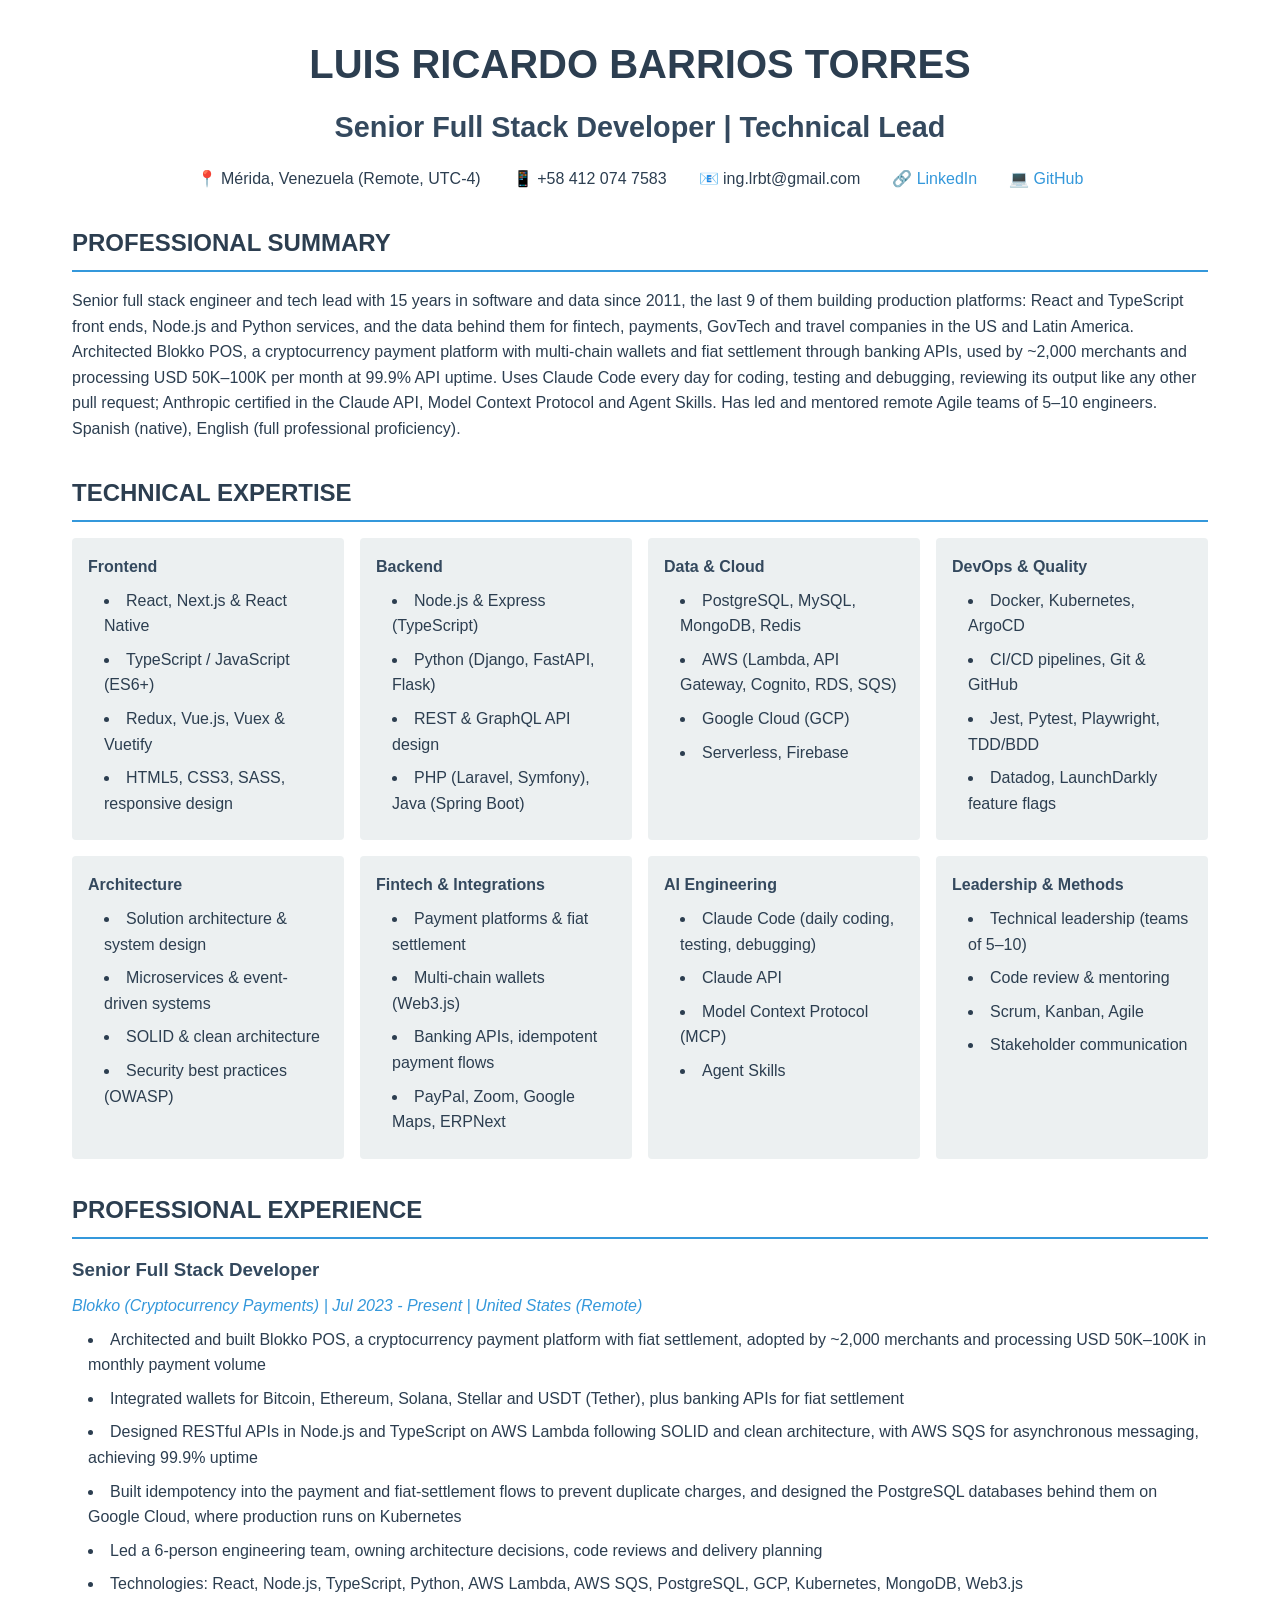
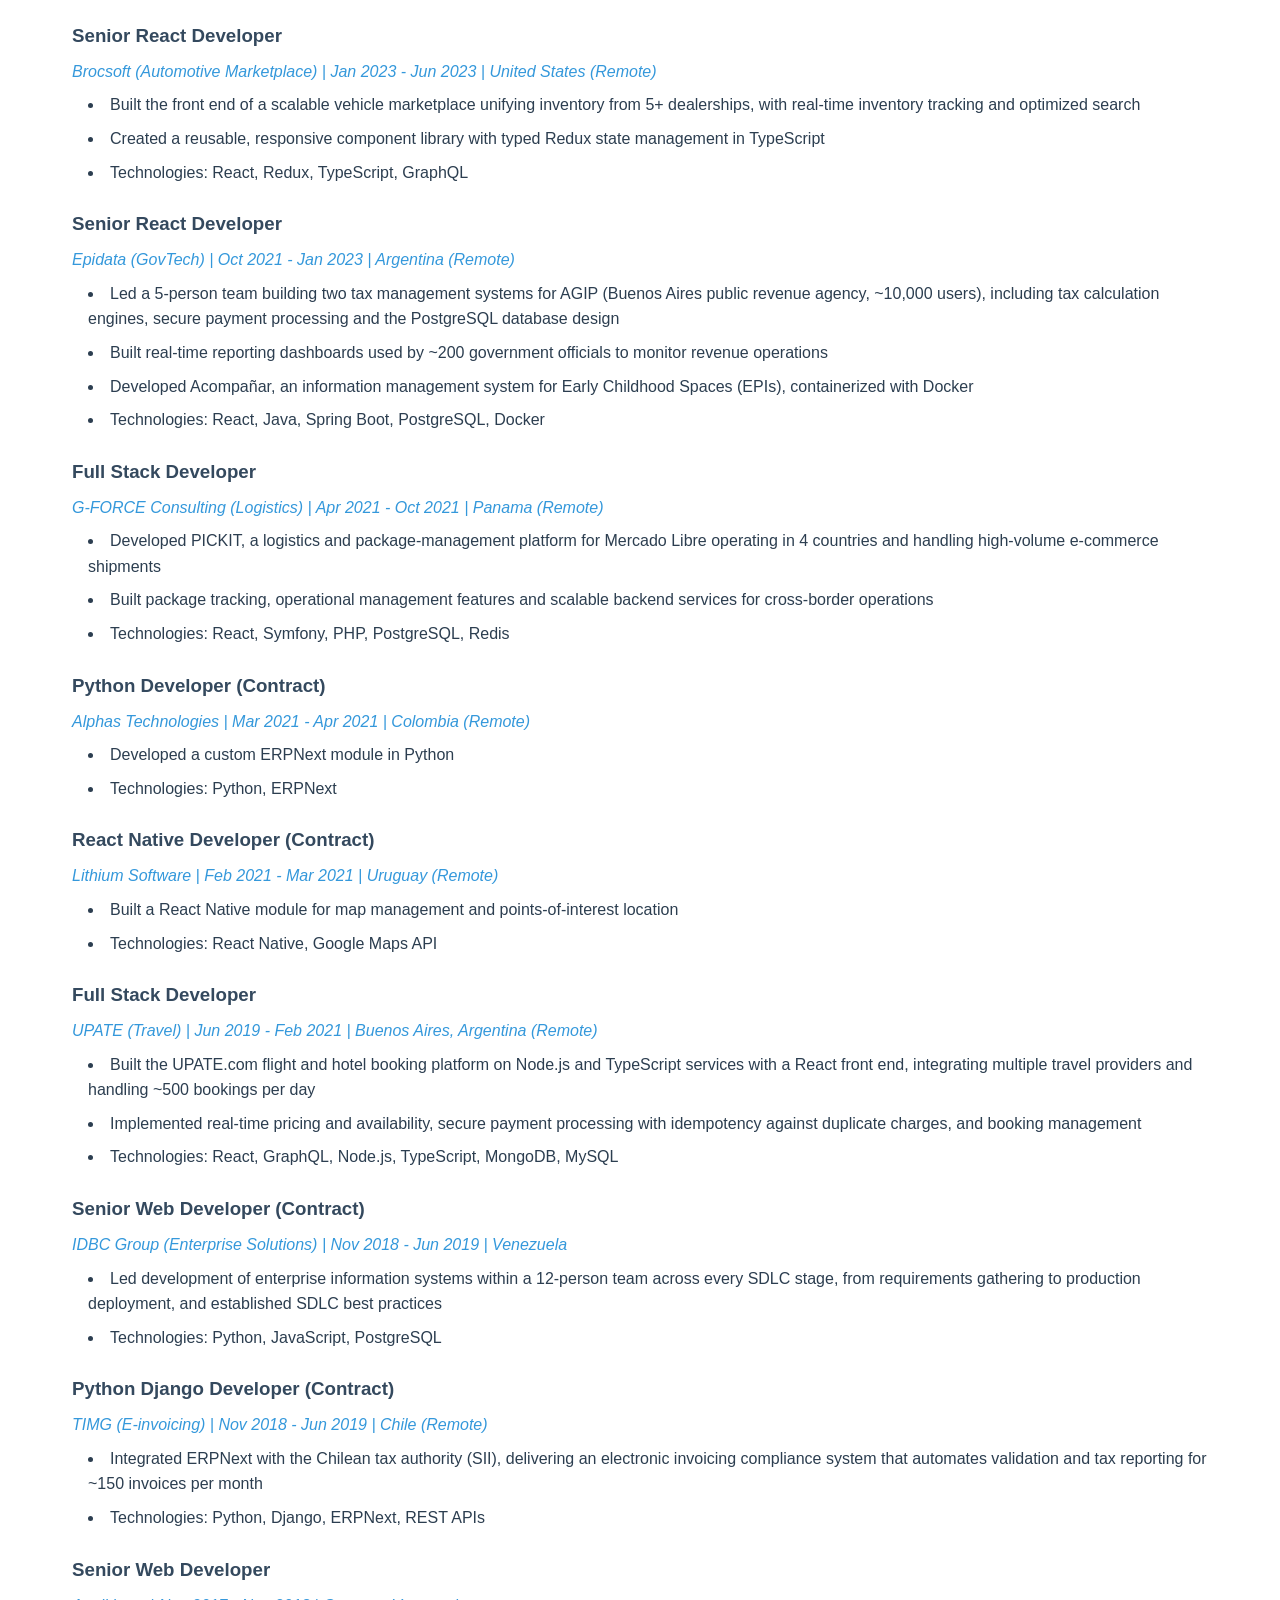
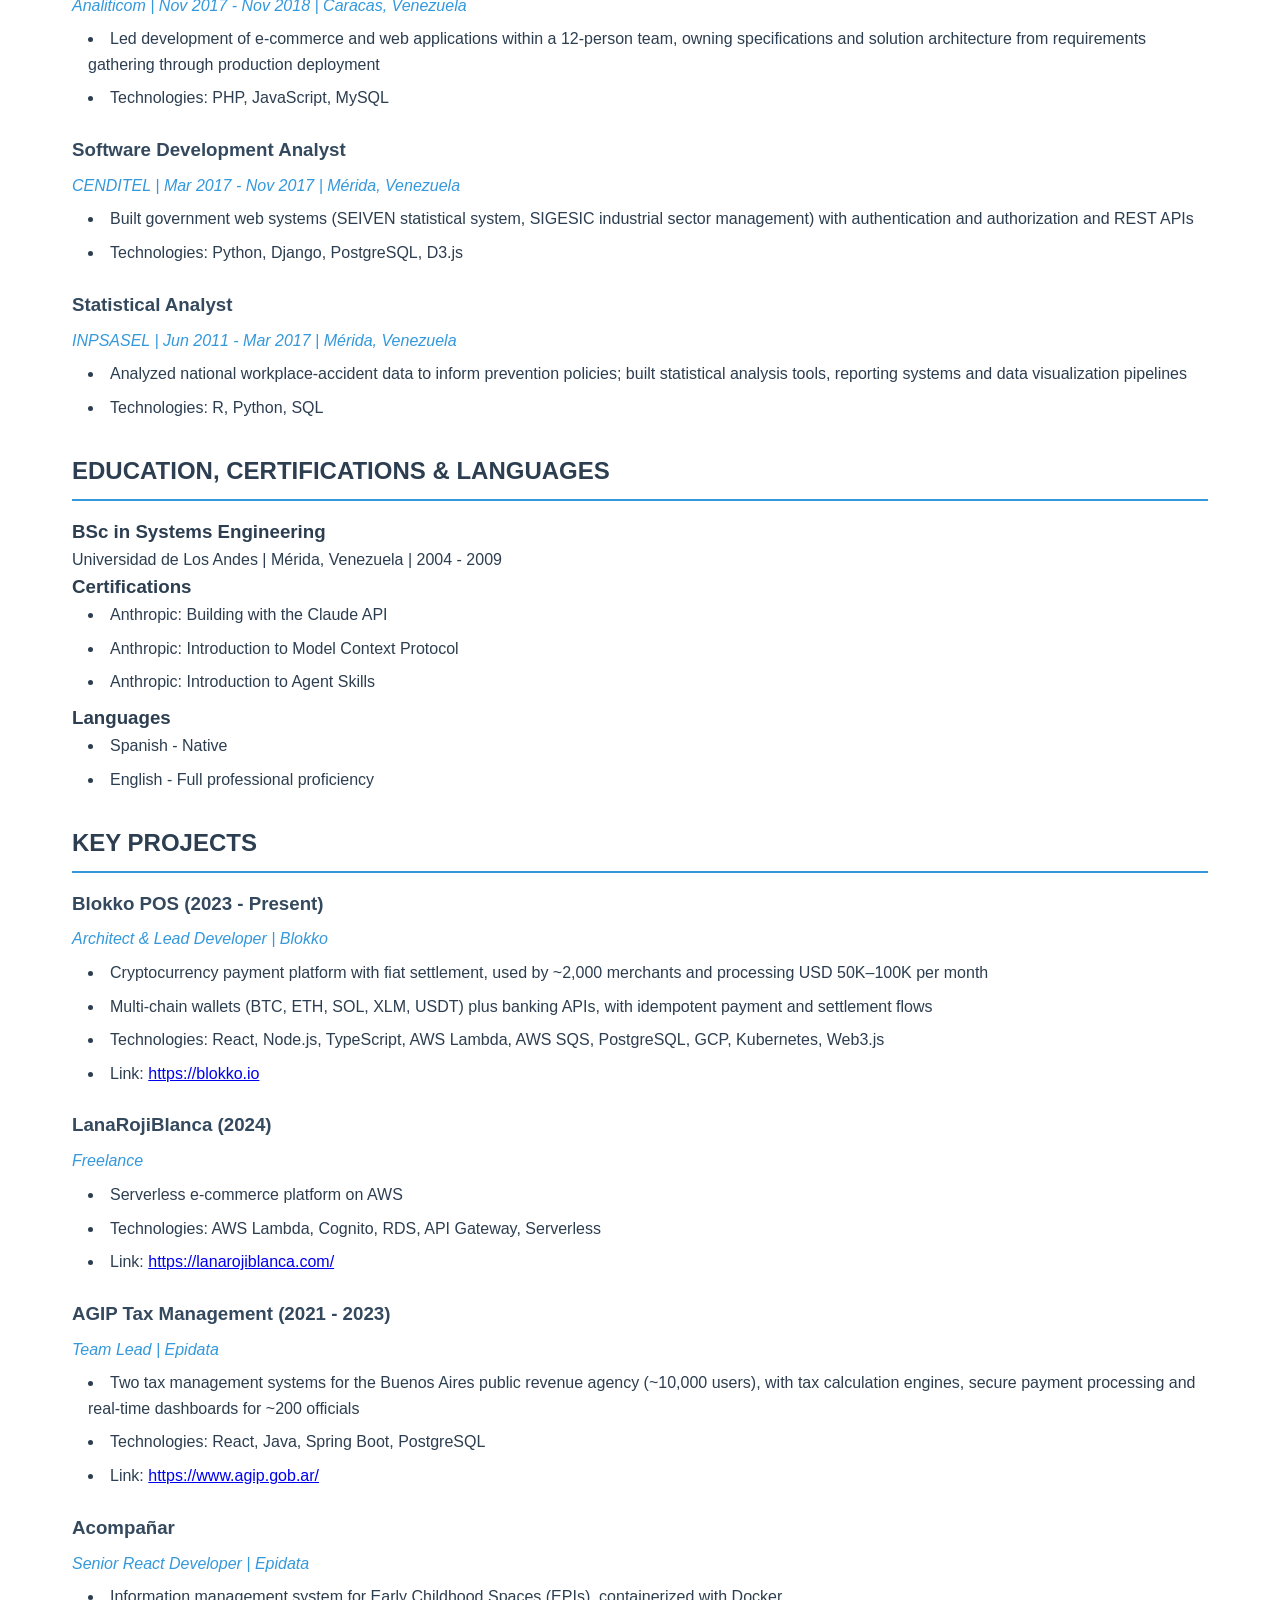
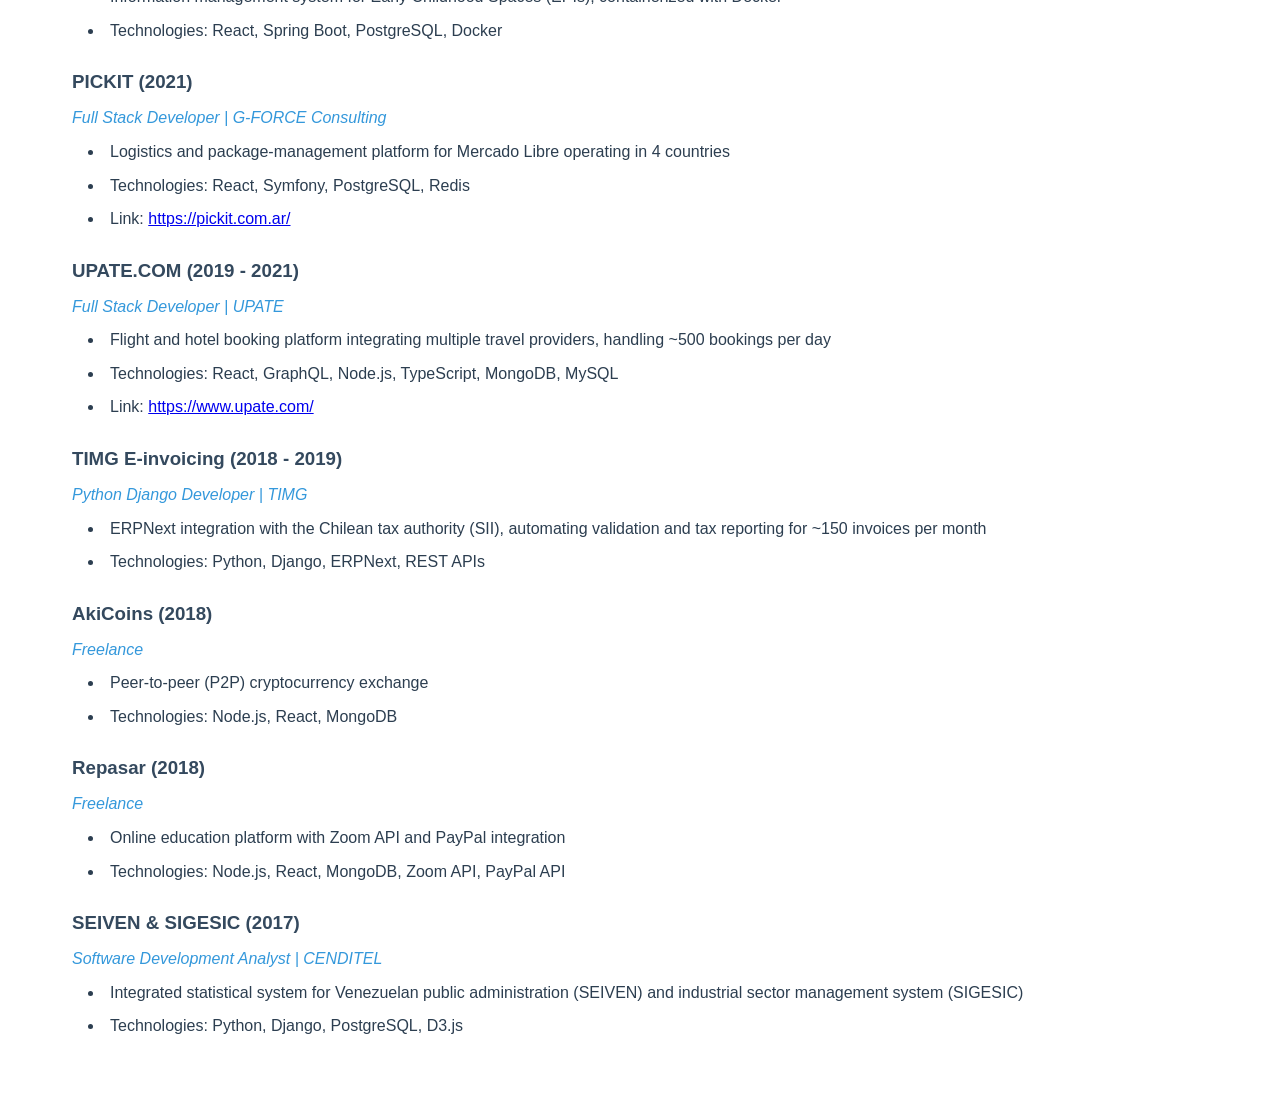
<file: index.html>
<!DOCTYPE html>
<html lang="en">
<head>
    <meta charset="UTF-8">
    <meta name="viewport" content="width=device-width, initial-scale=1.0">
    <title>Luis Barrios - Senior Full Stack Developer | Technical Lead</title>
    <meta name="description" content="Luis Barrios, Senior Full Stack Developer and Technical Lead (React, TypeScript, Node.js, Python, AWS). 15 years in software and data, building fintech, crypto payments, GovTech and travel platforms. Remote from Mérida, Venezuela.">
    <style>
        :root {
            --primary-color: #2c3e50;
            --secondary-color: #34495e;
            --accent-color: #3498db;
            --text-color: #2c3e50;
            --light-gray: #ecf0f1;
        }
        
        * {
            margin: 0;
            padding: 0;
            box-sizing: border-box;
            font-family: 'Helvetica Neue', Arial, sans-serif;
        }
        
        body {
            color: var(--text-color);
            line-height: 1.6;
            padding: 2rem;
            max-width: 1200px;
            margin: 0 auto;
        }
        
        .header {
            text-align: center;
            margin-bottom: 2rem;
        }
        
        .header h1 {
            color: var(--primary-color);
            font-size: 2.5rem;
            margin-bottom: 0.5rem;
        }
        
        .header h2 {
            color: var(--secondary-color);
            font-size: 1.8rem;
            margin-bottom: 1rem;
        }
        
        .contact-info {
            display: flex;
            justify-content: center;
            gap: 2rem;
            flex-wrap: wrap;
            margin-bottom: 2rem;
        }
        
        .contact-info a {
            color: var(--accent-color);
            text-decoration: none;
        }
        
        .section {
            margin-bottom: 2rem;
        }
        
        .section-title {
            color: var(--primary-color);
            font-size: 1.5rem;
            border-bottom: 2px solid var(--accent-color);
            margin-bottom: 1rem;
            padding-bottom: 0.5rem;
        }
        
        .skill-grid {
            display: grid;
            grid-template-columns: repeat(auto-fill, minmax(250px, 1fr));
            gap: 1rem;
            margin-bottom: 1rem;
        }
        
        .skill-category {
            background: var(--light-gray);
            padding: 1rem;
            border-radius: 4px;
        }
        
        .skill-category h4 {
            color: var(--secondary-color);
            margin-bottom: 0.5rem;
        }
        
        .experience-item, .project-item {
            margin-bottom: 1.5rem;
        }
        
        .experience-item h3, .project-item h3 {
            color: var(--secondary-color);
            margin-bottom: 0.5rem;
        }
        
        .experience-item .meta, .project-item .meta {
            color: var(--accent-color);
            margin-bottom: 0.5rem;
            font-style: italic;
        }
        
        ul {
            list-style-position: inside;
            margin-left: 1rem;
        }
        
        li {
            margin-bottom: 0.5rem;
        }
        
        @media print {
            body {
                padding: 0.5in;
            }
            
            .section {
                page-break-inside: avoid;
            }
        }
    </style>
</head>
<body>
    <div class="header">
        <h1>LUIS RICARDO BARRIOS TORRES</h1>
        <h2>Senior Full Stack Developer | Technical Lead</h2>
        <div class="contact-info">
            <span>📍 Mérida, Venezuela (Remote, UTC-4)</span>
            <span>📱 +58 412 074 7583</span>
            <span>📧 ing.lrbt@gmail.com</span>
            <a href="https://linkedin.com/in/inglrbt">🔗 LinkedIn</a>
            <a href="https://github.com/lbarrios1985">💻 GitHub</a>
        </div>
    </div>

    <div class="section">
        <h3 class="section-title">PROFESSIONAL SUMMARY</h3>
        <p>
            Senior full stack engineer and tech lead with 15 years in software and data since 2011, the last 9 of them building production platforms: React and TypeScript front ends, Node.js and Python services, and the data behind them for fintech, payments, GovTech and travel companies in the US and Latin America.
            Architected Blokko POS, a cryptocurrency payment platform with multi-chain wallets and fiat settlement through banking APIs, used by ~2,000 merchants and processing USD 50K–100K per month at 99.9% API uptime.
            Uses Claude Code every day for coding, testing and debugging, reviewing its output like any other pull request; Anthropic certified in the Claude API, Model Context Protocol and Agent Skills.
            Has led and mentored remote Agile teams of 5–10 engineers. Spanish (native), English (full professional proficiency).
        </p>
    </div>

    <div class="section">
        <h3 class="section-title">TECHNICAL EXPERTISE</h3>
        <div class="skill-grid">
            <div class="skill-category">
                <h4>Frontend</h4>
                <ul>
                    <li>React, Next.js & React Native</li>
                    <li>TypeScript / JavaScript (ES6+)</li>
                    <li>Redux, Vue.js, Vuex & Vuetify</li>
                    <li>HTML5, CSS3, SASS, responsive design</li>
                </ul>
            </div>
            <div class="skill-category">
                <h4>Backend</h4>
                <ul>
                    <li>Node.js & Express (TypeScript)</li>
                    <li>Python (Django, FastAPI, Flask)</li>
                    <li>REST & GraphQL API design</li>
                    <li>PHP (Laravel, Symfony), Java (Spring Boot)</li>
                </ul>
            </div>
            <div class="skill-category">
                <h4>Data & Cloud</h4>
                <ul>
                    <li>PostgreSQL, MySQL, MongoDB, Redis</li>
                    <li>AWS (Lambda, API Gateway, Cognito, RDS, SQS)</li>
                    <li>Google Cloud (GCP)</li>
                    <li>Serverless, Firebase</li>
                </ul>
            </div>
            <div class="skill-category">
                <h4>DevOps & Quality</h4>
                <ul>
                    <li>Docker, Kubernetes, ArgoCD</li>
                    <li>CI/CD pipelines, Git & GitHub</li>
                    <li>Jest, Pytest, Playwright, TDD/BDD</li>
                    <li>Datadog, LaunchDarkly feature flags</li>
                </ul>
            </div>
            <div class="skill-category">
                <h4>Architecture</h4>
                <ul>
                    <li>Solution architecture & system design</li>
                    <li>Microservices & event-driven systems</li>
                    <li>SOLID & clean architecture</li>
                    <li>Security best practices (OWASP)</li>
                </ul>
            </div>
            <div class="skill-category">
                <h4>Fintech & Integrations</h4>
                <ul>
                    <li>Payment platforms & fiat settlement</li>
                    <li>Multi-chain wallets (Web3.js)</li>
                    <li>Banking APIs, idempotent payment flows</li>
                    <li>PayPal, Zoom, Google Maps, ERPNext</li>
                </ul>
            </div>
            <div class="skill-category">
                <h4>AI Engineering</h4>
                <ul>
                    <li>Claude Code (daily coding, testing, debugging)</li>
                    <li>Claude API</li>
                    <li>Model Context Protocol (MCP)</li>
                    <li>Agent Skills</li>
                </ul>
            </div>
            <div class="skill-category">
                <h4>Leadership & Methods</h4>
                <ul>
                    <li>Technical leadership (teams of 5–10)</li>
                    <li>Code review & mentoring</li>
                    <li>Scrum, Kanban, Agile</li>
                    <li>Stakeholder communication</li>
                </ul>
            </div>
        </div>
    </div>

    <div class="section">
        <h3 class="section-title">PROFESSIONAL EXPERIENCE</h3>

        <div class="experience-item">
            <h3>Senior Full Stack Developer</h3>
            <div class="meta">Blokko (Cryptocurrency Payments) | Jul 2023 - Present | United States (Remote)</div>
            <ul>
                <li>Architected and built Blokko POS, a cryptocurrency payment platform with fiat settlement, adopted by ~2,000 merchants and processing USD 50K–100K in monthly payment volume</li>
                <li>Integrated wallets for Bitcoin, Ethereum, Solana, Stellar and USDT (Tether), plus banking APIs for fiat settlement</li>
                <li>Designed RESTful APIs in Node.js and TypeScript on AWS Lambda following SOLID and clean architecture, with AWS SQS for asynchronous messaging, achieving 99.9% uptime</li>
                <li>Built idempotency into the payment and fiat-settlement flows to prevent duplicate charges, and designed the PostgreSQL databases behind them on Google Cloud, where production runs on Kubernetes</li>
                <li>Led a 6-person engineering team, owning architecture decisions, code reviews and delivery planning</li>
                <li>Technologies: React, Node.js, TypeScript, Python, AWS Lambda, AWS SQS, PostgreSQL, GCP, Kubernetes, MongoDB, Web3.js</li>
            </ul>
        </div>

        <div class="experience-item">
            <h3>Senior React Developer</h3>
            <div class="meta">Brocsoft (Automotive Marketplace) | Jan 2023 - Jun 2023 | United States (Remote)</div>
            <ul>
                <li>Built the front end of a scalable vehicle marketplace unifying inventory from 5+ dealerships, with real-time inventory tracking and optimized search</li>
                <li>Created a reusable, responsive component library with typed Redux state management in TypeScript</li>
                <li>Technologies: React, Redux, TypeScript, GraphQL</li>
            </ul>
        </div>

        <div class="experience-item">
            <h3>Senior React Developer</h3>
            <div class="meta">Epidata (GovTech) | Oct 2021 - Jan 2023 | Argentina (Remote)</div>
            <ul>
                <li>Led a 5-person team building two tax management systems for AGIP (Buenos Aires public revenue agency, ~10,000 users), including tax calculation engines, secure payment processing and the PostgreSQL database design</li>
                <li>Built real-time reporting dashboards used by ~200 government officials to monitor revenue operations</li>
                <li>Developed Acompañar, an information management system for Early Childhood Spaces (EPIs), containerized with Docker</li>
                <li>Technologies: React, Java, Spring Boot, PostgreSQL, Docker</li>
            </ul>
        </div>

        <div class="experience-item">
            <h3>Full Stack Developer</h3>
            <div class="meta">G-FORCE Consulting (Logistics) | Apr 2021 - Oct 2021 | Panama (Remote)</div>
            <ul>
                <li>Developed PICKIT, a logistics and package-management platform for Mercado Libre operating in 4 countries and handling high-volume e-commerce shipments</li>
                <li>Built package tracking, operational management features and scalable backend services for cross-border operations</li>
                <li>Technologies: React, Symfony, PHP, PostgreSQL, Redis</li>
            </ul>
        </div>

        <div class="experience-item">
            <h3>Python Developer (Contract)</h3>
            <div class="meta">Alphas Technologies | Mar 2021 - Apr 2021 | Colombia (Remote)</div>
            <ul>
                <li>Developed a custom ERPNext module in Python</li>
                <li>Technologies: Python, ERPNext</li>
            </ul>
        </div>

        <div class="experience-item">
            <h3>React Native Developer (Contract)</h3>
            <div class="meta">Lithium Software | Feb 2021 - Mar 2021 | Uruguay (Remote)</div>
            <ul>
                <li>Built a React Native module for map management and points-of-interest location</li>
                <li>Technologies: React Native, Google Maps API</li>
            </ul>
        </div>

        <div class="experience-item">
            <h3>Full Stack Developer</h3>
            <div class="meta">UPATE (Travel) | Jun 2019 - Feb 2021 | Buenos Aires, Argentina (Remote)</div>
            <ul>
                <li>Built the UPATE.com flight and hotel booking platform on Node.js and TypeScript services with a React front end, integrating multiple travel providers and handling ~500 bookings per day</li>
                <li>Implemented real-time pricing and availability, secure payment processing with idempotency against duplicate charges, and booking management</li>
                <li>Technologies: React, GraphQL, Node.js, TypeScript, MongoDB, MySQL</li>
            </ul>
        </div>

        <div class="experience-item">
            <h3>Senior Web Developer (Contract)</h3>
            <div class="meta">IDBC Group (Enterprise Solutions) | Nov 2018 - Jun 2019 | Venezuela</div>
            <ul>
                <li>Led development of enterprise information systems within a 12-person team across every SDLC stage, from requirements gathering to production deployment, and established SDLC best practices</li>
                <li>Technologies: Python, JavaScript, PostgreSQL</li>
            </ul>
        </div>

        <div class="experience-item">
            <h3>Python Django Developer (Contract)</h3>
            <div class="meta">TIMG (E-invoicing) | Nov 2018 - Jun 2019 | Chile (Remote)</div>
            <ul>
                <li>Integrated ERPNext with the Chilean tax authority (SII), delivering an electronic invoicing compliance system that automates validation and tax reporting for ~150 invoices per month</li>
                <li>Technologies: Python, Django, ERPNext, REST APIs</li>
            </ul>
        </div>

        <div class="experience-item">
            <h3>Senior Web Developer</h3>
            <div class="meta">Analiticom | Nov 2017 - Nov 2018 | Caracas, Venezuela</div>
            <ul>
                <li>Led development of e-commerce and web applications within a 12-person team, owning specifications and solution architecture from requirements gathering through production deployment</li>
                <li>Technologies: PHP, JavaScript, MySQL</li>
            </ul>
        </div>

        <div class="experience-item">
            <h3>Software Development Analyst</h3>
            <div class="meta">CENDITEL | Mar 2017 - Nov 2017 | Mérida, Venezuela</div>
            <ul>
                <li>Built government web systems (SEIVEN statistical system, SIGESIC industrial sector management) with authentication and authorization and REST APIs</li>
                <li>Technologies: Python, Django, PostgreSQL, D3.js</li>
            </ul>
        </div>

        <div class="experience-item">
            <h3>Statistical Analyst</h3>
            <div class="meta">INPSASEL | Jun 2011 - Mar 2017 | Mérida, Venezuela</div>
            <ul>
                <li>Analyzed national workplace-accident data to inform prevention policies; built statistical analysis tools, reporting systems and data visualization pipelines</li>
                <li>Technologies: R, Python, SQL</li>
            </ul>
        </div>

    </div>

    <div class="section">
        <h3 class="section-title">EDUCATION, CERTIFICATIONS & LANGUAGES</h3>
        <div class="education-item">
            <h3>BSc in Systems Engineering</h3>
            <div class="meta">Universidad de Los Andes | Mérida, Venezuela | 2004 - 2009</div>
        </div>
        <div class="certification-item">
            <h3>Certifications</h3>
            <ul>
                <li>Anthropic: Building with the Claude API</li>
                <li>Anthropic: Introduction to Model Context Protocol</li>
                <li>Anthropic: Introduction to Agent Skills</li>
            </ul>
        </div>
        <div class="certification-item">
            <h3>Languages</h3>
            <ul>
                <li>Spanish - Native</li>
                <li>English - Full professional proficiency</li>
            </ul>
        </div>
    </div>

    <div class="section">
        <h3 class="section-title">KEY PROJECTS</h3>
        <div class="project-item">
            <h3>Blokko POS (2023 - Present)</h3>
            <div class="meta">Architect & Lead Developer | Blokko</div>
            <ul>
                <li>Cryptocurrency payment platform with fiat settlement, used by ~2,000 merchants and processing USD 50K–100K per month</li>
                <li>Multi-chain wallets (BTC, ETH, SOL, XLM, USDT) plus banking APIs, with idempotent payment and settlement flows</li>
                <li>Technologies: React, Node.js, TypeScript, AWS Lambda, AWS SQS, PostgreSQL, GCP, Kubernetes, Web3.js</li>
                <li>Link: <a href="https://blokko.io" target="_blank">https://blokko.io</a></li>
            </ul>
        </div>

        <div class="project-item">
            <h3>LanaRojiBlanca (2024)</h3>
            <div class="meta">Freelance</div>
            <ul>
                <li>Serverless e-commerce platform on AWS</li>
                <li>Technologies: AWS Lambda, Cognito, RDS, API Gateway, Serverless</li>
                <li>Link: <a href="https://lanarojiblanca.com/" target="_blank">https://lanarojiblanca.com/</a></li>
            </ul>
        </div>

        <div class="project-item">
            <h3>AGIP Tax Management (2021 - 2023)</h3>
            <div class="meta">Team Lead | Epidata</div>
            <ul>
                <li>Two tax management systems for the Buenos Aires public revenue agency (~10,000 users), with tax calculation engines, secure payment processing and real-time dashboards for ~200 officials</li>
                <li>Technologies: React, Java, Spring Boot, PostgreSQL</li>
                <li>Link: <a href="https://www.agip.gob.ar/" target="_blank">https://www.agip.gob.ar/</a></li>
            </ul>
        </div>

        <div class="project-item">
            <h3>Acompañar</h3>
            <div class="meta">Senior React Developer | Epidata</div>
            <ul>
                <li>Information management system for Early Childhood Spaces (EPIs), containerized with Docker</li>
                <li>Technologies: React, Spring Boot, PostgreSQL, Docker</li>
            </ul>
        </div>

        <div class="project-item">
            <h3>PICKIT (2021)</h3>
            <div class="meta">Full Stack Developer | G-FORCE Consulting</div>
            <ul>
                <li>Logistics and package-management platform for Mercado Libre operating in 4 countries</li>
                <li>Technologies: React, Symfony, PostgreSQL, Redis</li>
                <li>Link: <a href="https://pickit.com.ar/" target="_blank">https://pickit.com.ar/</a></li>
            </ul>
        </div>

        <div class="project-item">
            <h3>UPATE.COM (2019 - 2021)</h3>
            <div class="meta">Full Stack Developer | UPATE</div>
            <ul>
                <li>Flight and hotel booking platform integrating multiple travel providers, handling ~500 bookings per day</li>
                <li>Technologies: React, GraphQL, Node.js, TypeScript, MongoDB, MySQL</li>
                <li>Link: <a href="https://www.upate.com/" target="_blank">https://www.upate.com/</a></li>
            </ul>
        </div>

        <div class="project-item">
            <h3>TIMG E-invoicing (2018 - 2019)</h3>
            <div class="meta">Python Django Developer | TIMG</div>
            <ul>
                <li>ERPNext integration with the Chilean tax authority (SII), automating validation and tax reporting for ~150 invoices per month</li>
                <li>Technologies: Python, Django, ERPNext, REST APIs</li>
            </ul>
        </div>

        <div class="project-item">
            <h3>AkiCoins (2018)</h3>
            <div class="meta">Freelance</div>
            <ul>
                <li>Peer-to-peer (P2P) cryptocurrency exchange</li>
                <li>Technologies: Node.js, React, MongoDB</li>
            </ul>
        </div>

        <div class="project-item">
            <h3>Repasar (2018)</h3>
            <div class="meta">Freelance</div>
            <ul>
                <li>Online education platform with Zoom API and PayPal integration</li>
                <li>Technologies: Node.js, React, MongoDB, Zoom API, PayPal API</li>
            </ul>
        </div>

        <div class="project-item">
            <h3>SEIVEN & SIGESIC (2017)</h3>
            <div class="meta">Software Development Analyst | CENDITEL</div>
            <ul>
                <li>Integrated statistical system for Venezuelan public administration (SEIVEN) and industrial sector management system (SIGESIC)</li>
                <li>Technologies: Python, Django, PostgreSQL, D3.js</li>
            </ul>
        </div>

    </div>

</body>
</html>
</file>
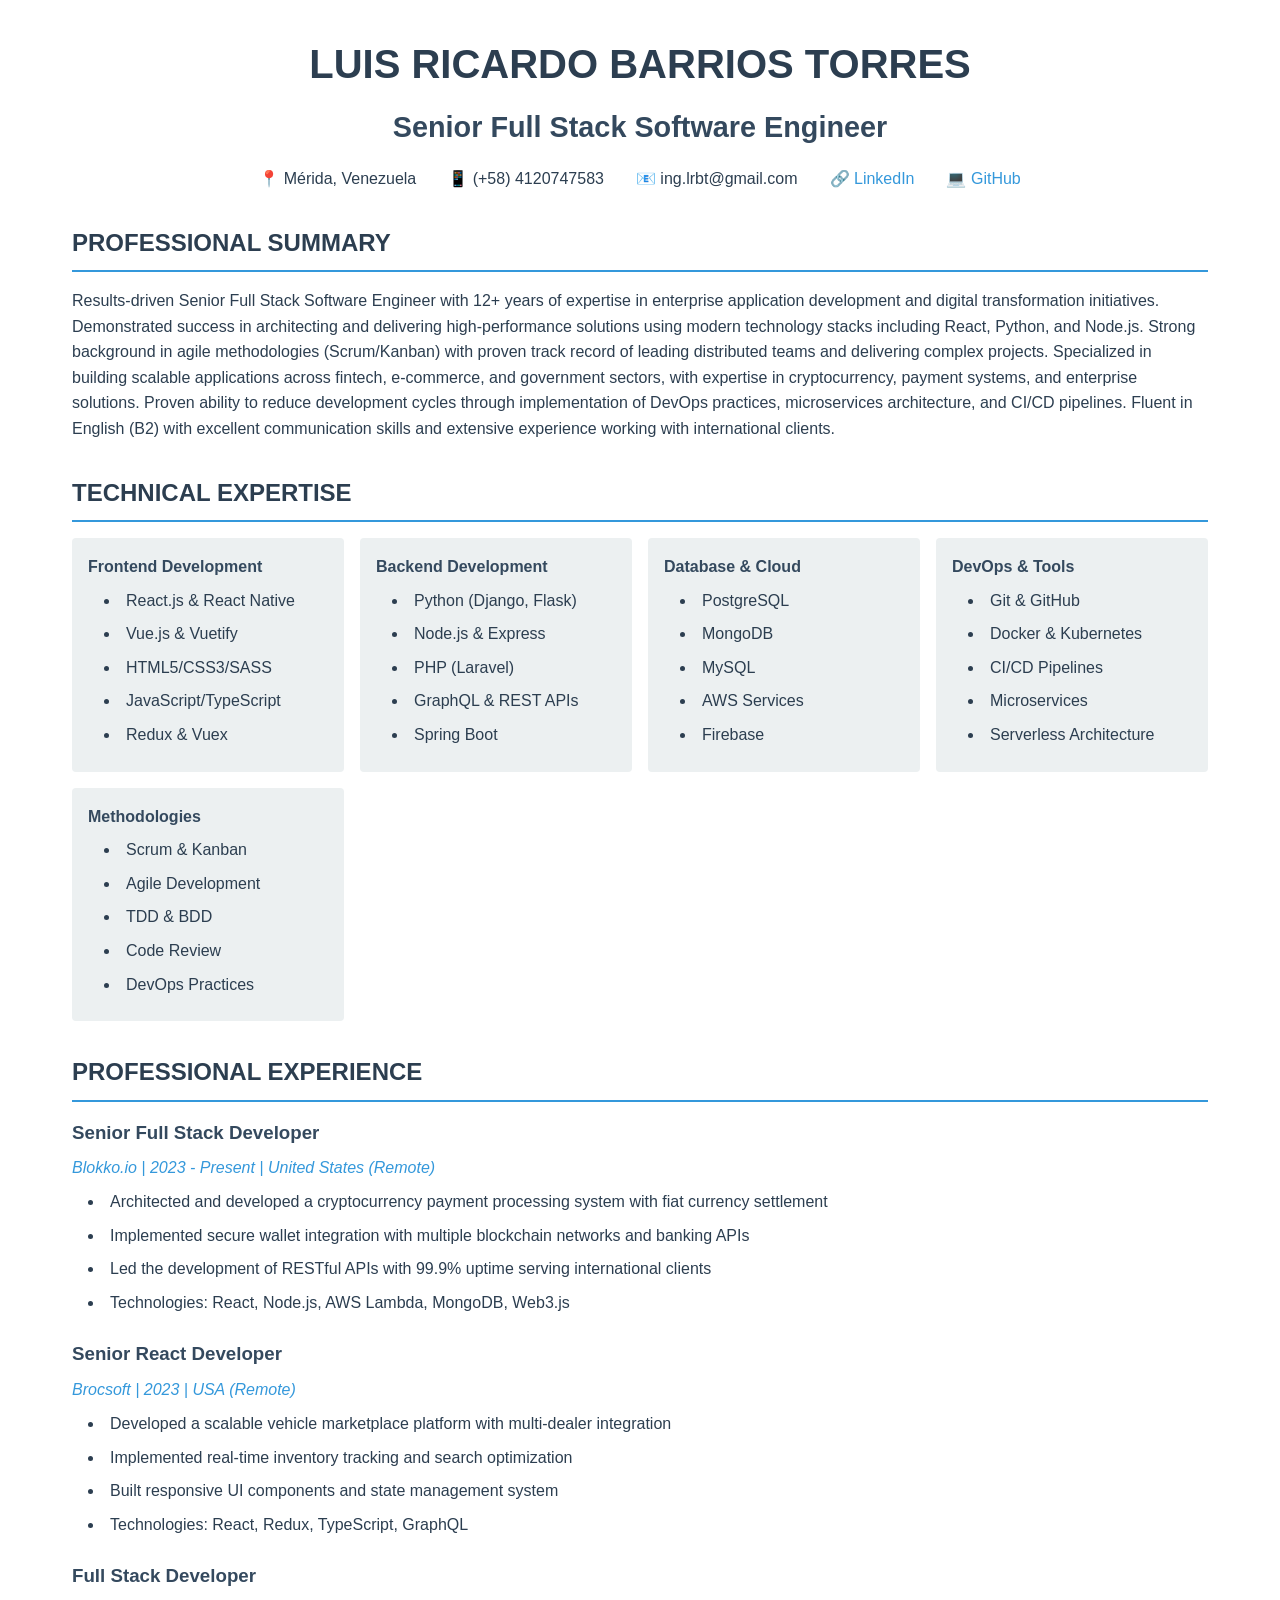
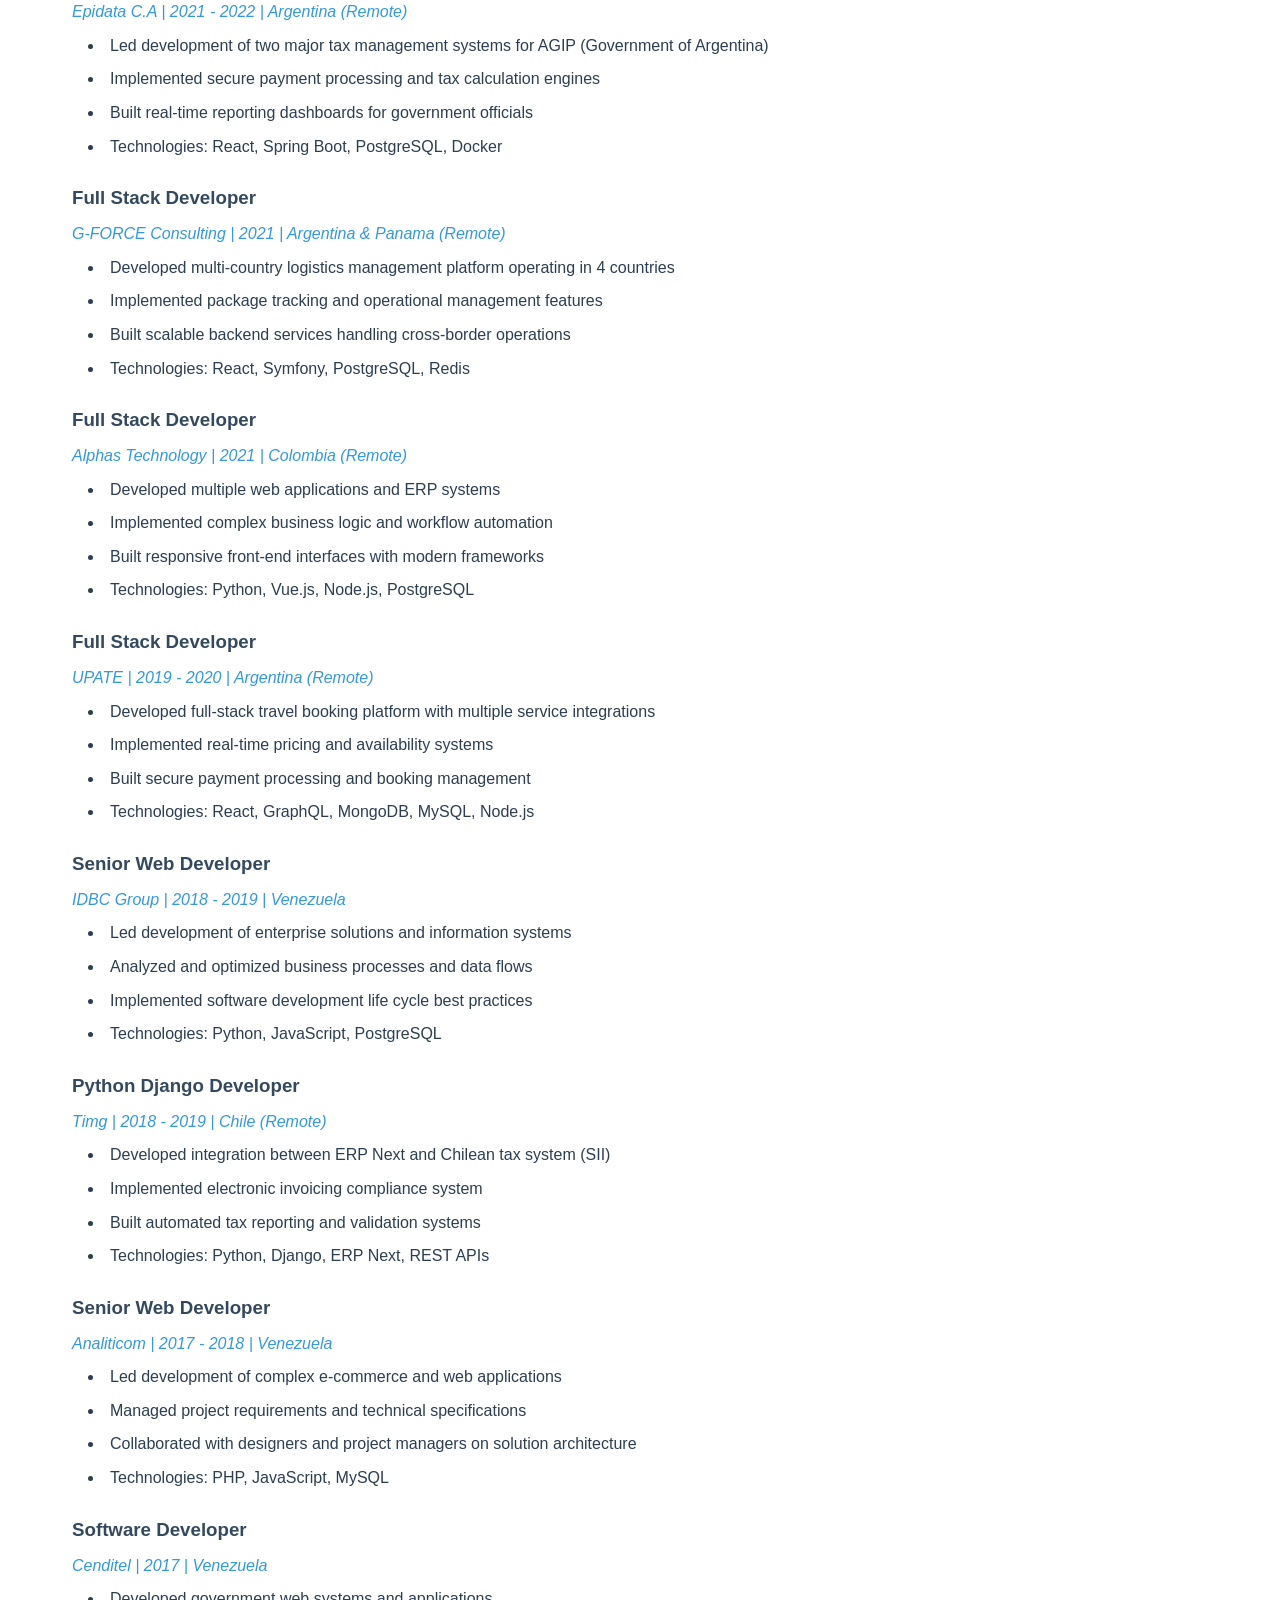
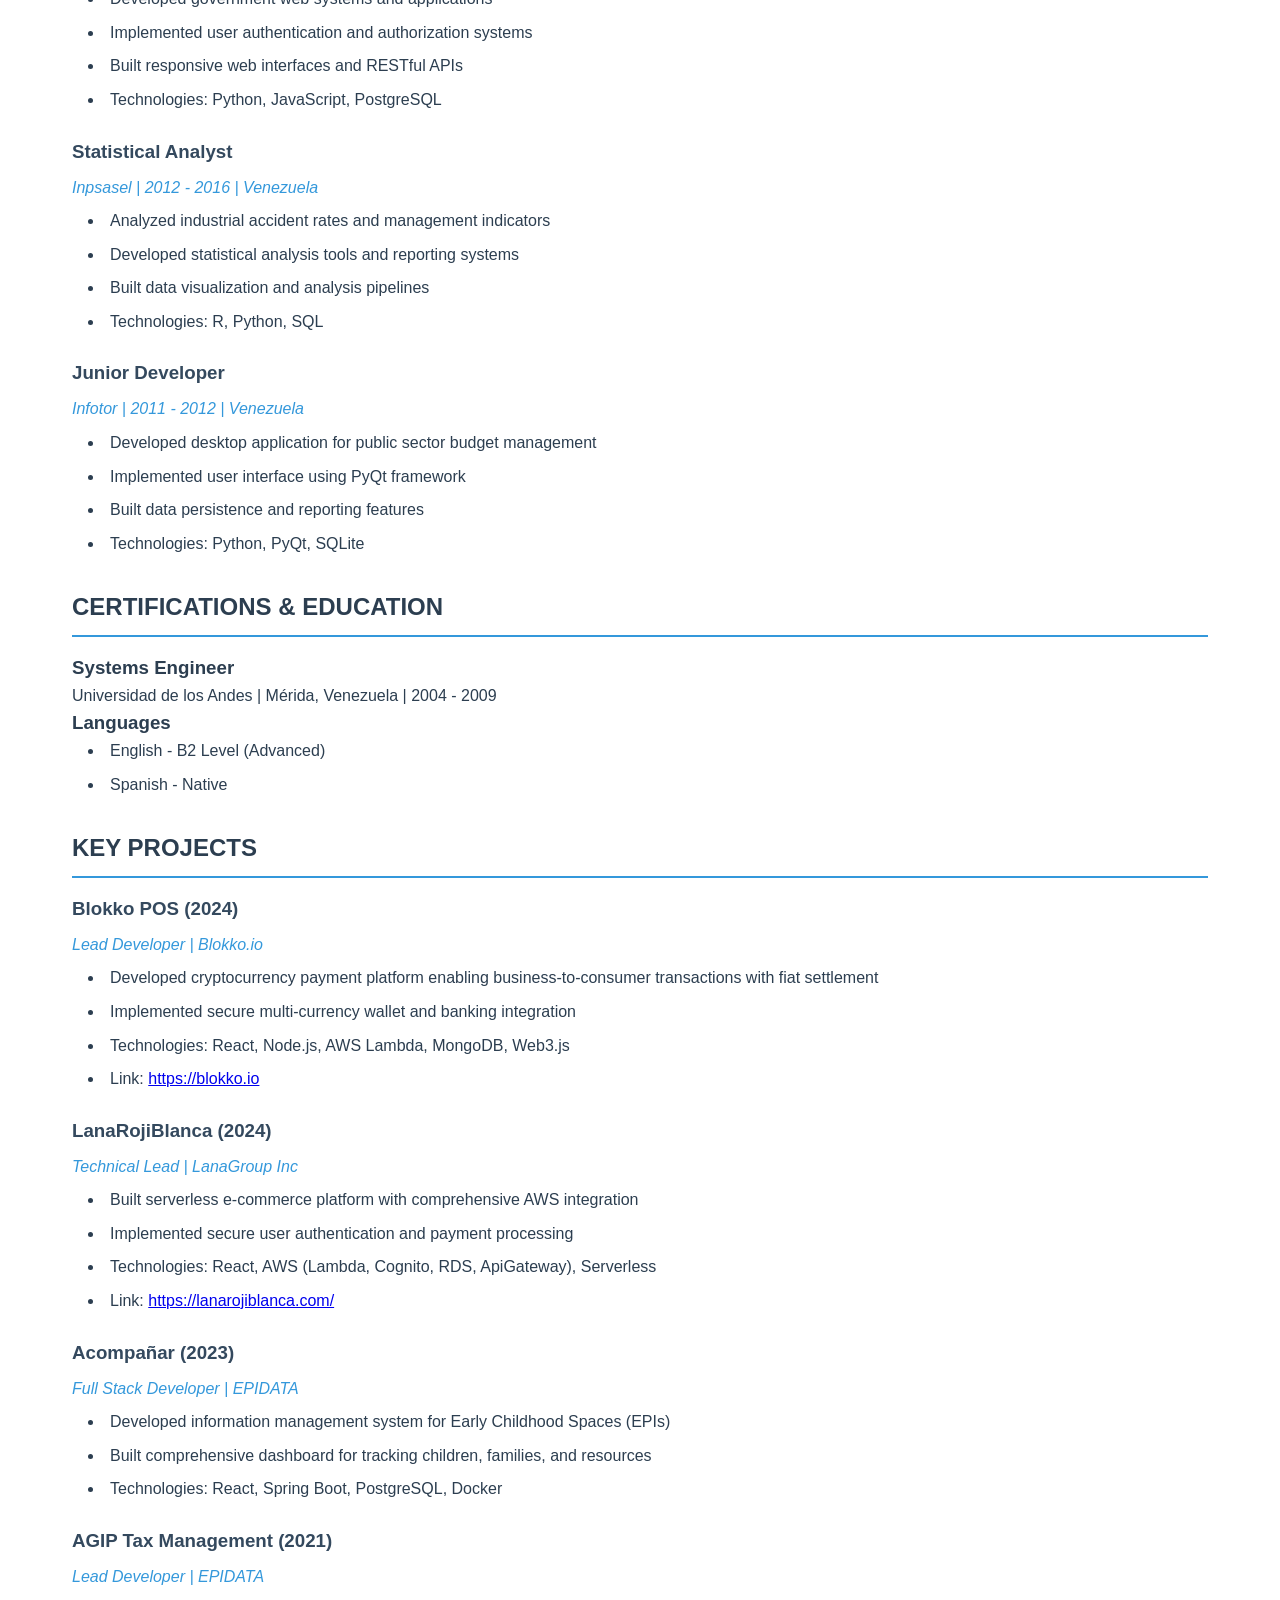
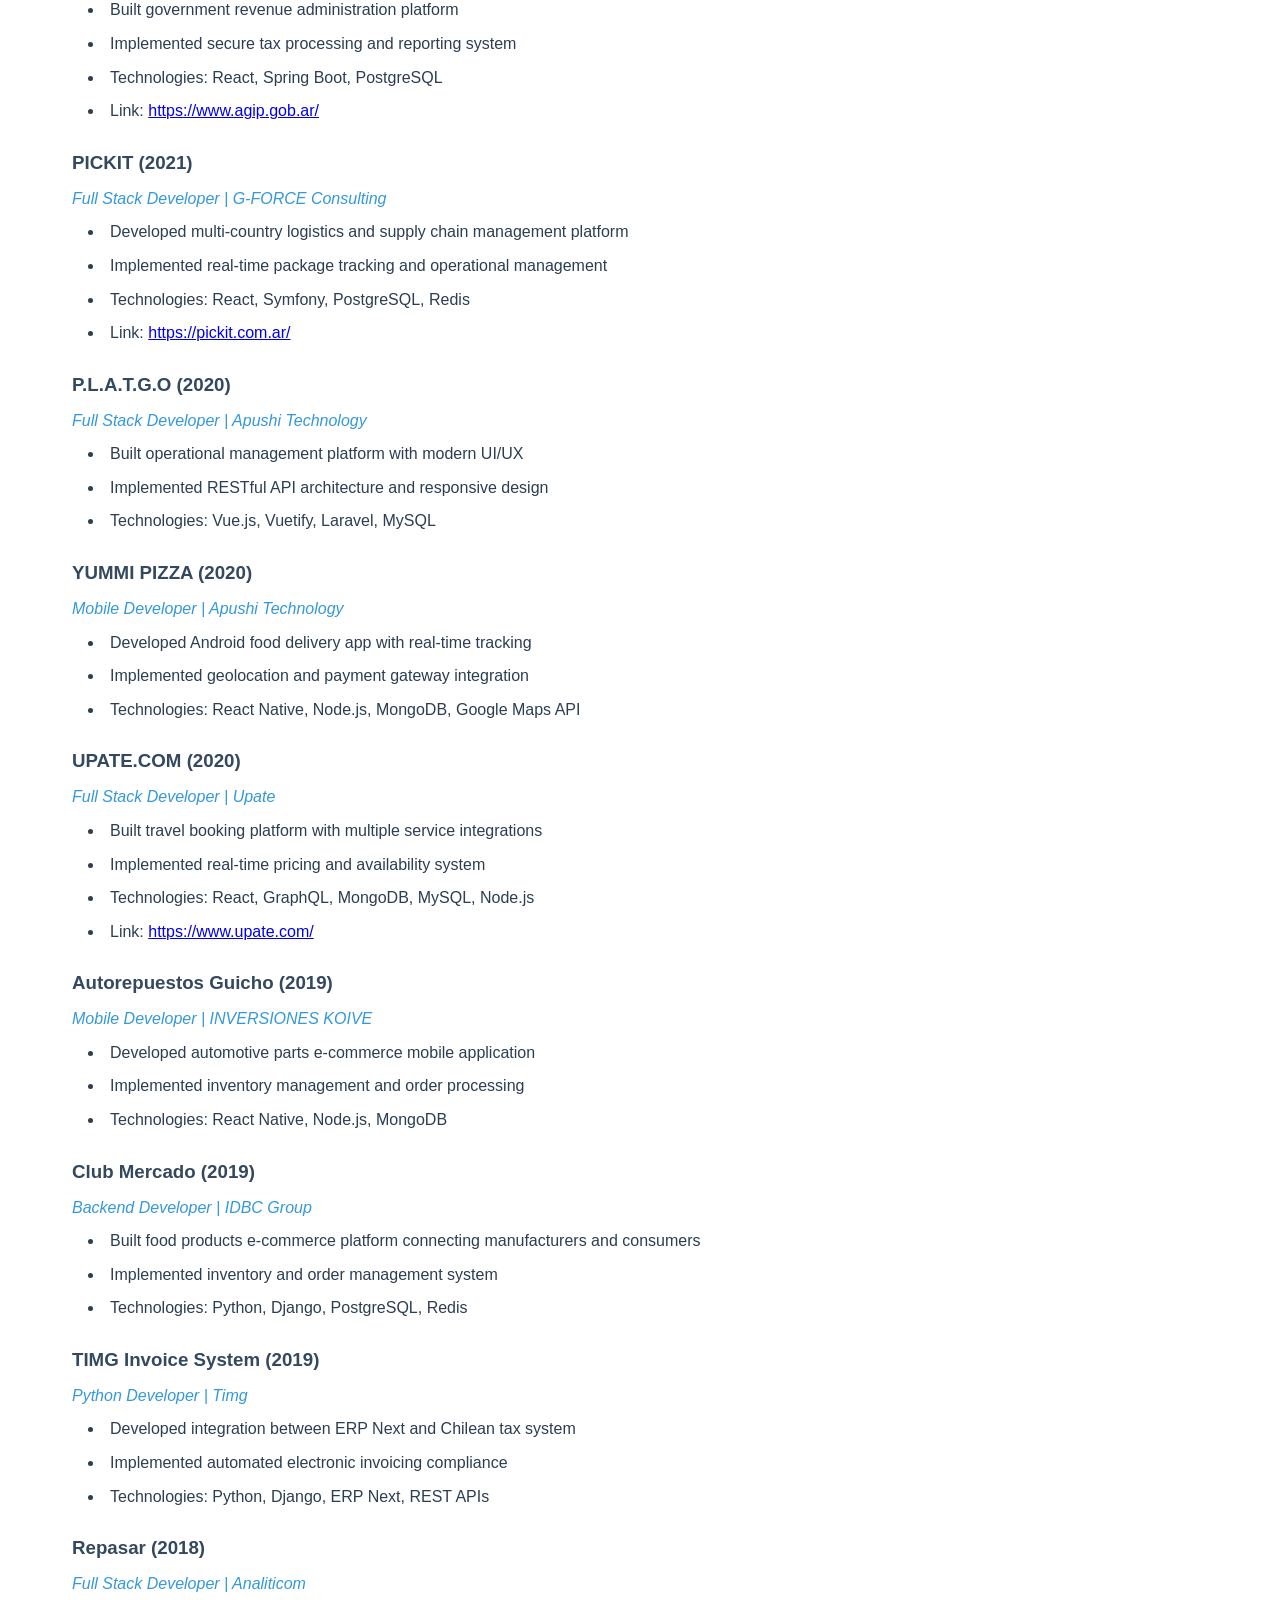
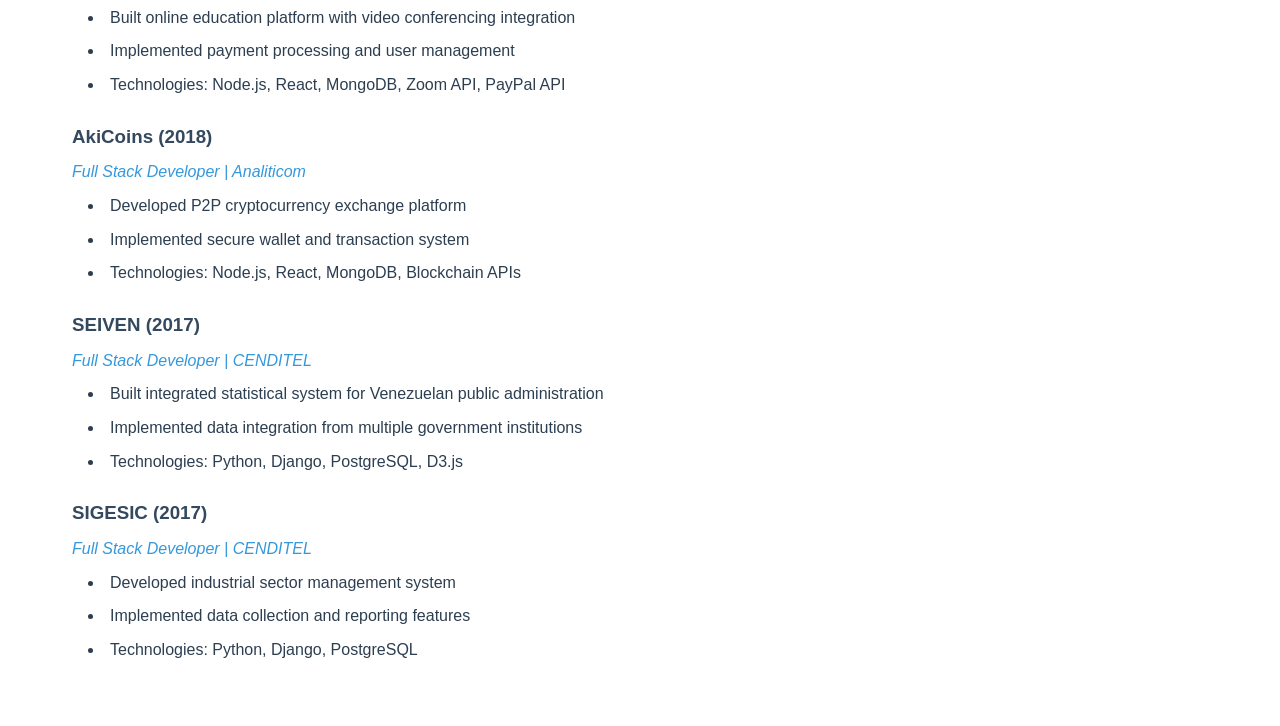
<file: resume.html>
<!DOCTYPE html>
<html lang="en">
<head>
    <meta charset="UTF-8">
    <meta name="viewport" content="width=device-width, initial-scale=1.0">
    <title>Luis Ricardo Barrios Torres - Senior Full Stack Engineer</title>
    <style>
        :root {
            --primary-color: #2c3e50;
            --secondary-color: #34495e;
            --accent-color: #3498db;
            --text-color: #2c3e50;
            --light-gray: #ecf0f1;
        }
        
        * {
            margin: 0;
            padding: 0;
            box-sizing: border-box;
            font-family: 'Helvetica Neue', Arial, sans-serif;
        }
        
        body {
            color: var(--text-color);
            line-height: 1.6;
            padding: 2rem;
            max-width: 1200px;
            margin: 0 auto;
        }
        
        .header {
            text-align: center;
            margin-bottom: 2rem;
        }
        
        .header h1 {
            color: var(--primary-color);
            font-size: 2.5rem;
            margin-bottom: 0.5rem;
        }
        
        .header h2 {
            color: var(--secondary-color);
            font-size: 1.8rem;
            margin-bottom: 1rem;
        }
        
        .contact-info {
            display: flex;
            justify-content: center;
            gap: 2rem;
            flex-wrap: wrap;
            margin-bottom: 2rem;
        }
        
        .contact-info a {
            color: var(--accent-color);
            text-decoration: none;
        }
        
        .section {
            margin-bottom: 2rem;
        }
        
        .section-title {
            color: var(--primary-color);
            font-size: 1.5rem;
            border-bottom: 2px solid var(--accent-color);
            margin-bottom: 1rem;
            padding-bottom: 0.5rem;
        }
        
        .skill-grid {
            display: grid;
            grid-template-columns: repeat(auto-fill, minmax(250px, 1fr));
            gap: 1rem;
            margin-bottom: 1rem;
        }
        
        .skill-category {
            background: var(--light-gray);
            padding: 1rem;
            border-radius: 4px;
        }
        
        .skill-category h4 {
            color: var(--secondary-color);
            margin-bottom: 0.5rem;
        }
        
        .experience-item, .project-item {
            margin-bottom: 1.5rem;
        }
        
        .experience-item h3, .project-item h3 {
            color: var(--secondary-color);
            margin-bottom: 0.5rem;
        }
        
        .experience-item .meta, .project-item .meta {
            color: var(--accent-color);
            margin-bottom: 0.5rem;
            font-style: italic;
        }
        
        ul {
            list-style-position: inside;
            margin-left: 1rem;
        }
        
        li {
            margin-bottom: 0.5rem;
        }
        
        @media print {
            body {
                padding: 0.5in;
            }
            
            .section {
                page-break-inside: avoid;
            }
        }
    </style>
</head>
<body>
    <div class="header">
        <h1>LUIS RICARDO BARRIOS TORRES</h1>
        <h2>Senior Full Stack Software Engineer</h2>
        <div class="contact-info">
            <span>📍 Mérida, Venezuela</span>
            <span>📱 (+58) 4120747583</span>
            <span>📧 ing.lrbt@gmail.com</span>
            <a href="https://linkedin.com/in/inglrbt">🔗 LinkedIn</a>
            <a href="https://github.com/lbarrios1985">💻 GitHub</a>
        </div>
    </div>

    <div class="section">
        <h3 class="section-title">PROFESSIONAL SUMMARY</h3>
        <p>
            Results-driven Senior Full Stack Software Engineer with 12+ years of expertise in enterprise application development and digital transformation initiatives. 
            Demonstrated success in architecting and delivering high-performance solutions using modern technology stacks including React, Python, and Node.js. 
            Strong background in agile methodologies (Scrum/Kanban) with proven track record of leading distributed teams and delivering complex projects.
            Specialized in building scalable applications across fintech, e-commerce, and government sectors, with expertise in cryptocurrency, payment systems, and enterprise solutions.
            Proven ability to reduce development cycles through implementation of DevOps practices, microservices architecture, and CI/CD pipelines.
            Fluent in English (B2) with excellent communication skills and extensive experience working with international clients.
        </p>
    </div>

    <div class="section">
        <h3 class="section-title">TECHNICAL EXPERTISE</h3>
        <div class="skill-grid">
            <div class="skill-category">
                <h4>Frontend Development</h4>
                <ul>
                    <li>React.js & React Native</li>
                    <li>Vue.js & Vuetify</li>
                    <li>HTML5/CSS3/SASS</li>
                    <li>JavaScript/TypeScript</li>
                    <li>Redux & Vuex</li>
                </ul>
            </div>
            <div class="skill-category">
                <h4>Backend Development</h4>
                <ul>
                    <li>Python (Django, Flask)</li>
                    <li>Node.js & Express</li>
                    <li>PHP (Laravel)</li>
                    <li>GraphQL & REST APIs</li>
                    <li>Spring Boot</li>
                </ul>
            </div>
            <div class="skill-category">
                <h4>Database & Cloud</h4>
                <ul>
                    <li>PostgreSQL</li>
                    <li>MongoDB</li>
                    <li>MySQL</li>
                    <li>AWS Services</li>
                    <li>Firebase</li>
                </ul>
            </div>
            <div class="skill-category">
                <h4>DevOps & Tools</h4>
                <ul>
                    <li>Git & GitHub</li>
                    <li>Docker & Kubernetes</li>
                    <li>CI/CD Pipelines</li>
                    <li>Microservices</li>
                    <li>Serverless Architecture</li>
                </ul>
            </div>
            <div class="skill-category">
                <h4>Methodologies</h4>
                <ul>
                    <li>Scrum & Kanban</li>
                    <li>Agile Development</li>
                    <li>TDD & BDD</li>
                    <li>Code Review</li>
                    <li>DevOps Practices</li>
                </ul>
            </div>
        </div>
    </div>

    <div class="section">
        <h3 class="section-title">PROFESSIONAL EXPERIENCE</h3>
        
        <div class="experience-item">
            <h3>Senior Full Stack Developer</h3>
            <div class="meta">Blokko.io | 2023 - Present | United States (Remote)</div>
            <ul>
                <li>Architected and developed a cryptocurrency payment processing system with fiat currency settlement</li>
                <li>Implemented secure wallet integration with multiple blockchain networks and banking APIs</li>
                <li>Led the development of RESTful APIs with 99.9% uptime serving international clients</li>
                <li>Technologies: React, Node.js, AWS Lambda, MongoDB, Web3.js</li>
            </ul>
        </div>

        <div class="experience-item">
            <h3>Senior React Developer</h3>
            <div class="meta">Brocsoft | 2023 | USA (Remote)</div>
            <ul>
                <li>Developed a scalable vehicle marketplace platform with multi-dealer integration</li>
                <li>Implemented real-time inventory tracking and search optimization</li>
                <li>Built responsive UI components and state management system</li>
                <li>Technologies: React, Redux, TypeScript, GraphQL</li>
            </ul>
        </div>

        <div class="experience-item">
            <h3>Full Stack Developer</h3>
            <div class="meta">Epidata C.A | 2021 - 2022 | Argentina (Remote)</div>
            <ul>
                <li>Led development of two major tax management systems for AGIP (Government of Argentina)</li>
                <li>Implemented secure payment processing and tax calculation engines</li>
                <li>Built real-time reporting dashboards for government officials</li>
                <li>Technologies: React, Spring Boot, PostgreSQL, Docker</li>
            </ul>
        </div>

        <div class="experience-item">
            <h3>Full Stack Developer</h3>
            <div class="meta">G-FORCE Consulting | 2021 | Argentina & Panama (Remote)</div>
            <ul>
                <li>Developed multi-country logistics management platform operating in 4 countries</li>
                <li>Implemented package tracking and operational management features</li>
                <li>Built scalable backend services handling cross-border operations</li>
                <li>Technologies: React, Symfony, PostgreSQL, Redis</li>
            </ul>
        </div>

        <div class="experience-item">
            <h3>Full Stack Developer</h3>
            <div class="meta">Alphas Technology | 2021 | Colombia (Remote)</div>
            <ul>
                <li>Developed multiple web applications and ERP systems</li>
                <li>Implemented complex business logic and workflow automation</li>
                <li>Built responsive front-end interfaces with modern frameworks</li>
                <li>Technologies: Python, Vue.js, Node.js, PostgreSQL</li>
            </ul>
        </div>

        <div class="experience-item">
            <h3>Full Stack Developer</h3>
            <div class="meta">UPATE | 2019 - 2020 | Argentina (Remote)</div>
            <ul>
                <li>Developed full-stack travel booking platform with multiple service integrations</li>
                <li>Implemented real-time pricing and availability systems</li>
                <li>Built secure payment processing and booking management</li>
                <li>Technologies: React, GraphQL, MongoDB, MySQL, Node.js</li>
            </ul>
        </div>

        <div class="experience-item">
            <h3>Senior Web Developer</h3>
            <div class="meta">IDBC Group | 2018 - 2019 | Venezuela</div>
            <ul>
                <li>Led development of enterprise solutions and information systems</li>
                <li>Analyzed and optimized business processes and data flows</li>
                <li>Implemented software development life cycle best practices</li>
                <li>Technologies: Python, JavaScript, PostgreSQL</li>
            </ul>
        </div>

        <div class="experience-item">
            <h3>Python Django Developer</h3>
            <div class="meta">Timg | 2018 - 2019 | Chile (Remote)</div>
            <ul>
                <li>Developed integration between ERP Next and Chilean tax system (SII)</li>
                <li>Implemented electronic invoicing compliance system</li>
                <li>Built automated tax reporting and validation systems</li>
                <li>Technologies: Python, Django, ERP Next, REST APIs</li>
            </ul>
        </div>

        <div class="experience-item">
            <h3>Senior Web Developer</h3>
            <div class="meta">Analiticom | 2017 - 2018 | Venezuela</div>
            <ul>
                <li>Led development of complex e-commerce and web applications</li>
                <li>Managed project requirements and technical specifications</li>
                <li>Collaborated with designers and project managers on solution architecture</li>
                <li>Technologies: PHP, JavaScript, MySQL</li>
            </ul>
        </div>

        <div class="experience-item">
            <h3>Software Developer</h3>
            <div class="meta">Cenditel | 2017 | Venezuela</div>
            <ul>
                <li>Developed government web systems and applications</li>
                <li>Implemented user authentication and authorization systems</li>
                <li>Built responsive web interfaces and RESTful APIs</li>
                <li>Technologies: Python, JavaScript, PostgreSQL</li>
            </ul>
        </div>

        <div class="experience-item">
            <h3>Statistical Analyst</h3>
            <div class="meta">Inpsasel | 2012 - 2016 | Venezuela</div>
            <ul>
                <li>Analyzed industrial accident rates and management indicators</li>
                <li>Developed statistical analysis tools and reporting systems</li>
                <li>Built data visualization and analysis pipelines</li>
                <li>Technologies: R, Python, SQL</li>
            </ul>
        </div>

        <div class="experience-item">
            <h3>Junior Developer</h3>
            <div class="meta">Infotor | 2011 - 2012 | Venezuela</div>
            <ul>
                <li>Developed desktop application for public sector budget management</li>
                <li>Implemented user interface using PyQt framework</li>
                <li>Built data persistence and reporting features</li>
                <li>Technologies: Python, PyQt, SQLite</li>
            </ul>
        </div>

    </div>

    <div class="section">
        <h3 class="section-title">CERTIFICATIONS & EDUCATION</h3>
        <div class="education-item">
            <h3>Systems Engineer</h3>
            <div class="meta">Universidad de los Andes | Mérida, Venezuela | 2004 - 2009</div>
        </div>
        <div class="certification-item">
            <h3>Languages</h3>
            <ul>
                <li>English - B2 Level (Advanced)</li>
                <li>Spanish - Native</li>
            </ul>
        </div>
    </div>

    <div class="section">
        <h3 class="section-title">KEY PROJECTS</h3>
        <div class="project-item">
            <h3>Blokko POS (2024)</h3>
            <div class="meta">Lead Developer | Blokko.io</div>
            <ul>
                <li>Developed cryptocurrency payment platform enabling business-to-consumer transactions with fiat settlement</li>
                <li>Implemented secure multi-currency wallet and banking integration</li>
                <li>Technologies: React, Node.js, AWS Lambda, MongoDB, Web3.js</li>
                <li>Link: <a href="https://blokkoio.bubbleapps.io/" target="_blank">https://blokko.io</a></li>
            </ul>
        </div>

        <div class="project-item">
            <h3>LanaRojiBlanca (2024)</h3>
            <div class="meta">Technical Lead | LanaGroup Inc</div>
            <ul>
                <li>Built serverless e-commerce platform with comprehensive AWS integration</li>
                <li>Implemented secure user authentication and payment processing</li>
                <li>Technologies: React, AWS (Lambda, Cognito, RDS, ApiGateway), Serverless</li>
                <li>Link: <a href="https://lanarojiblanca.com/" target="_blank">https://lanarojiblanca.com/</a></li>
            </ul>
        </div>

        <div class="project-item">
            <h3>Acompañar (2023)</h3>
            <div class="meta">Full Stack Developer | EPIDATA</div>
            <ul>
                <li>Developed information management system for Early Childhood Spaces (EPIs)</li>
                <li>Built comprehensive dashboard for tracking children, families, and resources</li>
                <li>Technologies: React, Spring Boot, PostgreSQL, Docker</li>
            </ul>
        </div>

        <div class="project-item">
            <h3>AGIP Tax Management (2021)</h3>
            <div class="meta">Lead Developer | EPIDATA</div>
            <ul>
                <li>Built government revenue administration platform</li>
                <li>Implemented secure tax processing and reporting system</li>
                <li>Technologies: React, Spring Boot, PostgreSQL</li>
                <li>Link: <a href="https://www.agip.gob.ar/" target="_blank">https://www.agip.gob.ar/</a></li>
            </ul>
        </div>

        <div class="project-item">
            <h3>PICKIT (2021)</h3>
            <div class="meta">Full Stack Developer | G-FORCE Consulting</div>
            <ul>
                <li>Developed multi-country logistics and supply chain management platform</li>
                <li>Implemented real-time package tracking and operational management</li>
                <li>Technologies: React, Symfony, PostgreSQL, Redis</li>
                <li>Link: <a href="https://pickit.com.ar/" target="_blank">https://pickit.com.ar/</a></li>
            </ul>
        </div>

        <div class="project-item">
            <h3>P.L.A.T.G.O (2020)</h3>
            <div class="meta">Full Stack Developer | Apushi Technology</div>
            <ul>
                <li>Built operational management platform with modern UI/UX</li>
                <li>Implemented RESTful API architecture and responsive design</li>
                <li>Technologies: Vue.js, Vuetify, Laravel, MySQL</li>
            </ul>
        </div>

        <div class="project-item">
            <h3>YUMMI PIZZA (2020)</h3>
            <div class="meta">Mobile Developer | Apushi Technology</div>
            <ul>
                <li>Developed Android food delivery app with real-time tracking</li>
                <li>Implemented geolocation and payment gateway integration</li>
                <li>Technologies: React Native, Node.js, MongoDB, Google Maps API</li>
            </ul>
        </div>

        <div class="project-item">
            <h3>UPATE.COM (2020)</h3>
            <div class="meta">Full Stack Developer | Upate</div>
            <ul>
                <li>Built travel booking platform with multiple service integrations</li>
                <li>Implemented real-time pricing and availability system</li>
                <li>Technologies: React, GraphQL, MongoDB, MySQL, Node.js</li>
                <li>Link: <a href="https://www.upate.com/" target="_blank">https://www.upate.com/</a></li>
            </ul>
        </div>

        <div class="project-item">
            <h3>Autorepuestos Guicho (2019)</h3>
            <div class="meta">Mobile Developer | INVERSIONES KOIVE</div>
            <ul>
                <li>Developed automotive parts e-commerce mobile application</li>
                <li>Implemented inventory management and order processing</li>
                <li>Technologies: React Native, Node.js, MongoDB</li>
            </ul>
        </div>

        <div class="project-item">
            <h3>Club Mercado (2019)</h3>
            <div class="meta">Backend Developer | IDBC Group</div>
            <ul>
                <li>Built food products e-commerce platform connecting manufacturers and consumers</li>
                <li>Implemented inventory and order management system</li>
                <li>Technologies: Python, Django, PostgreSQL, Redis</li>
            </ul>
        </div>

        <div class="project-item">
            <h3>TIMG Invoice System (2019)</h3>
            <div class="meta">Python Developer | Timg</div>
            <ul>
                <li>Developed integration between ERP Next and Chilean tax system</li>
                <li>Implemented automated electronic invoicing compliance</li>
                <li>Technologies: Python, Django, ERP Next, REST APIs</li>
            </ul>
        </div>

        <div class="project-item">
            <h3>Repasar (2018)</h3>
            <div class="meta">Full Stack Developer | Analiticom</div>
            <ul>
                <li>Built online education platform with video conferencing integration</li>
                <li>Implemented payment processing and user management</li>
                <li>Technologies: Node.js, React, MongoDB, Zoom API, PayPal API</li>
            </ul>
        </div>

        <div class="project-item">
            <h3>AkiCoins (2018)</h3>
            <div class="meta">Full Stack Developer | Analiticom</div>
            <ul>
                <li>Developed P2P cryptocurrency exchange platform</li>
                <li>Implemented secure wallet and transaction system</li>
                <li>Technologies: Node.js, React, MongoDB, Blockchain APIs</li>
            </ul>
        </div>

        <div class="project-item">
            <h3>SEIVEN (2017)</h3>
            <div class="meta">Full Stack Developer | CENDITEL</div>
            <ul>
                <li>Built integrated statistical system for Venezuelan public administration</li>
                <li>Implemented data integration from multiple government institutions</li>
                <li>Technologies: Python, Django, PostgreSQL, D3.js</li>
            </ul>
        </div>

        <div class="project-item">
            <h3>SIGESIC (2017)</h3>
            <div class="meta">Full Stack Developer | CENDITEL</div>
            <ul>
                <li>Developed industrial sector management system</li>
                <li>Implemented data collection and reporting features</li>
                <li>Technologies: Python, Django, PostgreSQL</li>
            </ul>
        </div>

    </div>


</body>
</html>
</file>
